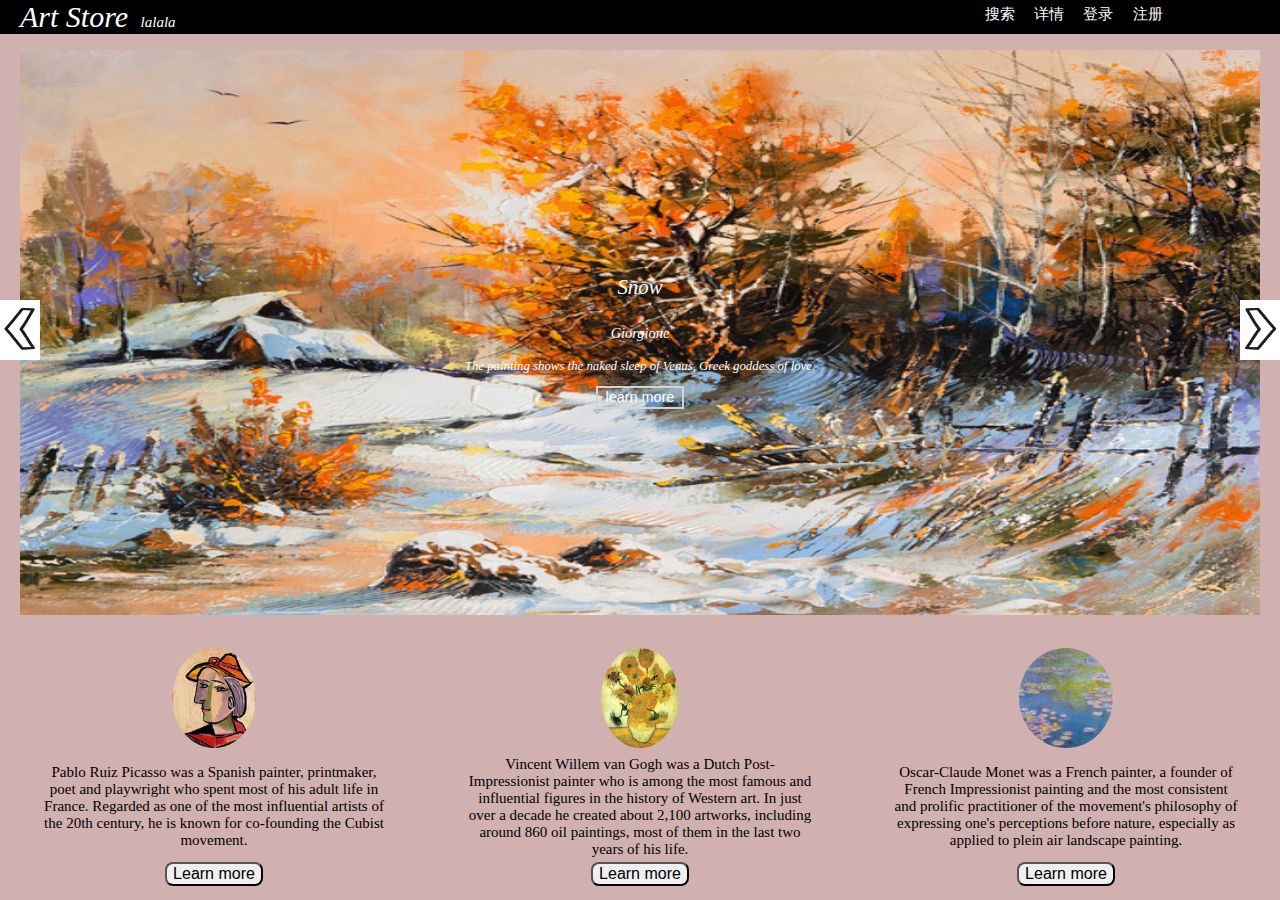
<file: pj1/html/index.html>
<!DOCTYPE html>
<html lang="zh">

<head>
    <!-- <script src="https://apps.bdimg.com/libs/jquery/2.1.4/jquery.min.js"></script> -->

    <link rel="stylesheet" type="text/css" href="..\css\index1.css">
    <meta charset="UTF-8">
    <meta name="viewport" content="width=device-width, initial-scale=1.0">
    <meta http-equiv="X-UA-Compatible" content="ie=edge">
    <title>
        Saint shit
    </title>
</head>

<body>
    <header>
        <nav>
            Art Store <span>lalala</span>
        </nav>
        <div class="nav_a">
            <!-- <a href="">首页</a> -->
            <a href="search.html">搜索</a>
            <a href="description.html">详情</a>
            <a href="login.html">登录</a>
            <a href="register.html">注册</a>
        </div>
    </header>
    <div id="warpper">
        <div class="container">
            <ul class="imgList">
                <li class="gallery_active" id="gallery1">
                    <div class="content2">
                        <p id="title">Snow</p>
                        <p id="author">Giorgione</p>
                        <p id="synopsis">The painting shows the naked sleep of Venus, Greek goddess of love.</p>
                        <div style="margin: 0.5em 0">
                            <a href="description.html"><span id="button2">learn more</span></a>
                        </div>
                    </div>
                </li>
                <li class="gallery" id="gallery2">
                    <div class="content2">
                        <p id="title">River</p>
                        <p id="author">Edvard Munch</p>
                        <p id="synopsis">This is Monck's work before schizophrenia, and Monck's interest in sexual
                            attraction, violence and death is the theme of his works. </p>
                        <div style="margin: 0.5em 0">
                            <a href="description.html"><span id="button2">learn more</span></a>
                        </div>
                    </div>
                </li>
                <li class="gallery" id="gallery3">
                    <div class="content2">
                        <p id="title">Water and boat</p>
                        <p id="author">Giorgione</p>
                        <p id="synopsis">IngresMany of the nude women in the painting crowded in a Turkey bathroom......
                        </p>
                        <div style="margin: 0.5em 0">
                            <a href="description.html"><span id="button2">learn more</span></a>
                        </div>
                    </div>
                </li>
                <li class="gallery" id="gallery4">
                    <div class="content2">
                        <p id="title">Sunset</p>
                        <p id="author">Giorgione</p>
                        <p id="synopsis">Sandro BotticelliThe composition is relatively simple. The whole picture is
                            centered on the goddess of nude Venus.</p>
                        <div style="margin: 0.5em 0">
                            <a href="description.html"><span id="button2">learn more</span></a>
                        </div>
                    </div>
                </li>
                <li class="gallery" id="gallery5">
                    <div class="content2">
                        <p id="title">Hut in the forest</p>
                        <p id="author">Giorgione</p>
                        <p id="synopsis">The painting shows the naked sleep of Venus, Greek goddess of love.</p>
                        <div style="margin: 0.5em 0">
                            <a href="description.html"><span id="button2">learn more</span></a>
                        </div>
                    </div>
                </li>
                <li class="gallery" id="gallery6">
                    <div class="content2">
                        <p id="title">Village</p>
                        <p id="author">Da Vinci</p>
                        <p id="synopsis">"The last supper" was derived from the New Testament. According to the New
                            Testament, the gospel of Marco......</p>
                        <div style="margin: 0.5em 0">
                            <a href="description.html"><span id="button2">learn more</span></a>
                        </div>
                    </div>
                </li>
            </ul>
            
            <img src="../images/left.png" width="40px" height="60px" class="pre">
            <img src="../images/right.png" width="40px" height="60px" class="next">
            
            <!-- <ul class="dollList">
                <li class="sec"><a href="#"></a></li>
                <li><a href="#"></a></li>
                <li><a href="#"></a></li>
                <li><a href="#"></a></li>
                <li><a href="#"></a></li>
                <li><a href="#"></a></li>
            </ul> -->
        </div>
    </div>

    <table class="images">
        <tr>
            <td>
                <img src="../images/毕加索.jpg">
            </td>
            <td>
                <img src="../images/梵高.jpg">
            </td>
            <td>
                <img src="../images/莫奈.jpg">
            </td>
        </tr>
        <tr>
            <td width="350px">
                Pablo Ruiz Picasso was a Spanish painter, printmaker, poet and playwright who spent most of his adult
                life in France. Regarded as one of the most influential artists of the 20th century, he is known for
                co-founding the Cubist movement.
            </td>
            <td width="350px">
                Vincent Willem van Gogh was a Dutch Post-Impressionist painter who is among the most famous and
                influential figures in the history of Western art. In just over a decade he created about 2,100
                artworks, including around 860 oil paintings, most of them in the last two years of his life.
            </td>
            <td width="350px">
                Oscar-Claude Monet was a French painter, a founder of French Impressionist painting and the most
                consistent and prolific practitioner of the movement's philosophy of expressing one's perceptions before
                nature, especially as applied to plein air landscape painting.
            </td>
        </tr>
        <tr>
            <td>
                <a href="description.html"><input name="button" type="button" value="Learn more"></a>
            </td>
            <td>
                <a href="description.html"><input type="button" value="Learn more"></a>
            </td>
            <td>
                <a href="description.html"><input type="button" value="Learn more"></a>
            </td>
        </tr>
    </table>

    <script src="..\js\index.js"></script>


</body>

</html>
</file>
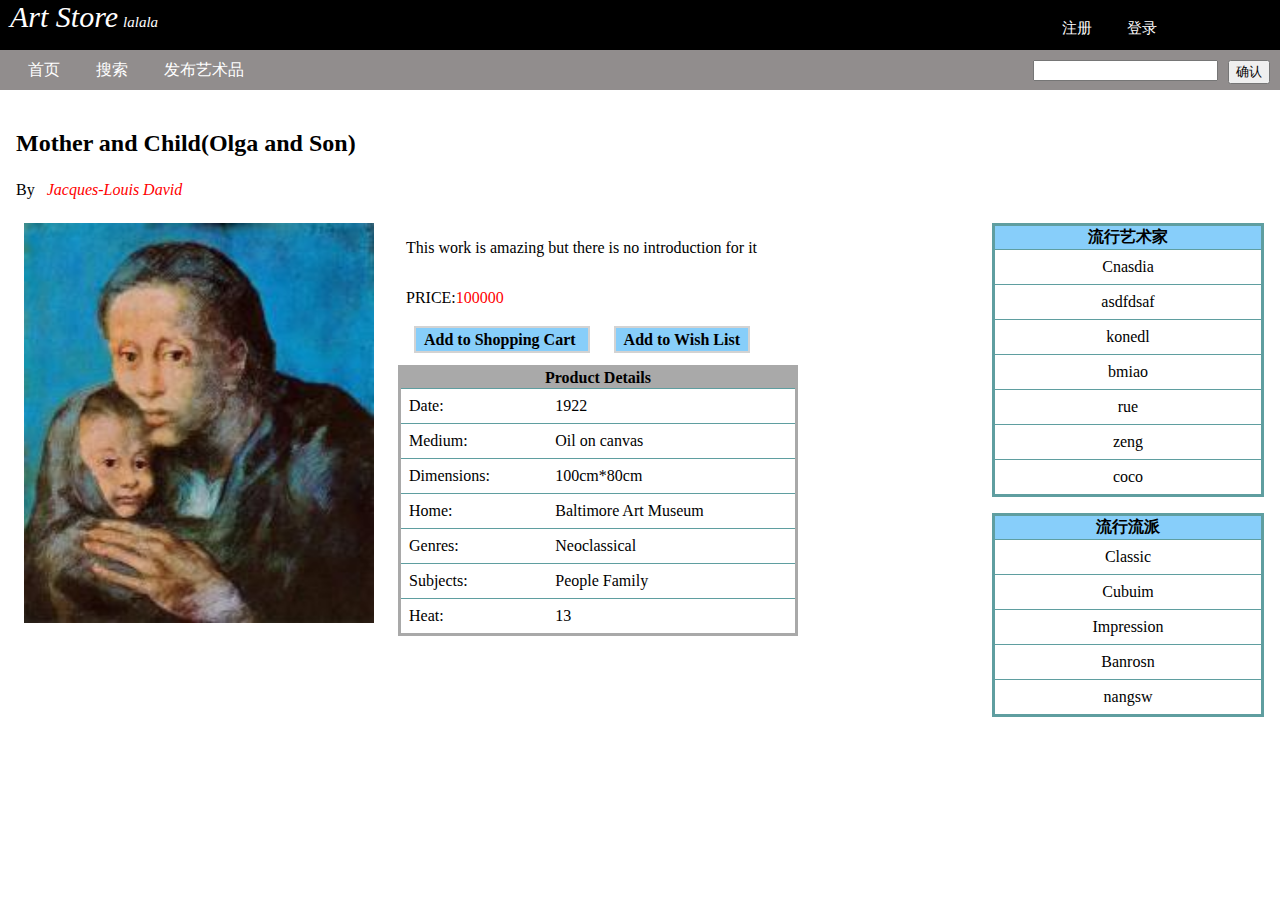
<file: pj1/html/description.html>
<!DOCTYPE html>
<html lang="en">
<head>
    <link rel="stylesheet" type="text/css" href="..\css\description.css">
    <meta charset="UTF-8">
    <meta name="viewport" content="width=device-width, initial-scale=1.0">
    <meta http-equiv="X-UA-Compatible" content="ie=edge">
    <title>Document</title>
</head>
<body>
    <header>
        <nav>
            Art Store<span>lalala</span>
        </nav>
        <div class="nav_a">
            <a href="login.html">登录</a>
            <a href="register.html">注册</a>
            
        </div>
    </header>
    <div class="search">
        <a href="index.html">首页</a>
        <a href="search.html">搜索</a>
        <a href="">发布艺术品</a>
    <form>
        <input type="button" value="确认" class="search_1" id="searchp">
        <input type="text" id="search" class="search_1" >
        
    </form>
    </div>
</body>
<section style="padding: 1em ">
    <section>
        <h3 id="art" style="font-size: 150%">Mother and Child(Olga and Son)</h3>
        <p id="art">By <a href="search.html"><span id="art_1">Jacques-Louis David</span></a></p>

        <div style="float: left;padding: 0.5em">
            <img style="display: inline" src="..\images\de1.jpg">
        </div>

        <div style="float: left; margin-left: 1em" id="art">
            <p style="padding: 0.5em">This work is amazing but there is no introduction for it</p>
            <p style="padding: 0.5em">PRICE:<span style="color: red;">100000</span></p>
            <div style="margin-bottom: 1em">
                <a href="#" onclick="shopping()">
                <span id="shop" >                    
                    Add to Shopping Cart
                </span>
                </a>
                <span id="shop" >                    
                    Add to Wish List
                </span>
            </div>
            <div>
                <table style="border: darkgray solid;width: 25em">
                    <tr>
                        <th colspan="2" id="title1"> Product Details</th>
                    </tr>
                    <tr>
                        <td>Date:</td>
                        <td>1922</td>
                    </tr>
                    <tr>
                        <td>Medium:</td>
                        <td>Oil on canvas</td>
                    </tr>
                    <tr>
                        <td>Dimensions:</td>
                        <td>100cm*80cm</td>
                    </tr>
                    <tr>
                        <td>Home:</td>
                        <td>Baltimore Art Museum</td>
                    </tr>
                    <tr>
                        <td>Genres:</td>
                        <td>Neoclassical</td>
                    </tr>
                    <tr>
                        <td>Subjects:</td>
                        <td>People Family</td>
                    </tr>
                    <tr>
                        <td>Heat:</td>
                        <td>13</td>
                    </tr>
                </table>
            </div>

        </div>
    </section>

    <section id="art" style="float: right">
        <div style="padding: 0.5em 0em">
            <table style="border: cadetblue solid ;width:17em;text-align: center;">
                <tr>
                    <th id="title2">流行艺术家</th>
                </tr>
                <tr>
                    <td>Cnasdia</td>
                </tr>
                <tr>
                    <td>asdfdsaf</td>
                </tr>
                <tr>
                    <td>konedl</td>
                </tr>
                <tr>
                    <td>bmiao</td>
                </tr>
                <tr>
                    <td>rue</td>
                </tr>
                <tr>
                    <td>zeng</td>
                </tr>
                <tr>
                    <td>coco</td>
                </tr>
            </table>
        </div>
        <div style="padding: 0.5em 0em">
        <table style="border: cadetblue solid ;width:17em;text-align: center;">
            <tr>
                <th id="title2">流行流派</th>
            </tr>
            <tr>
                <td>Classic</td>
            </tr>
            <tr>
                <td>Cubuim</td>
            </tr>
            <tr>
                <td>Impression</td>
            </tr>
                <tr>
                    <td>Banrosn</td>
                </tr>
                <tr>
                    <td>nangsw</td>
                </tr>
            </table>
        </div>
    </section>
</section>
<script src="..\js\description.js"></script>
<script src=..\js\search.js></script>

</html>
</file>
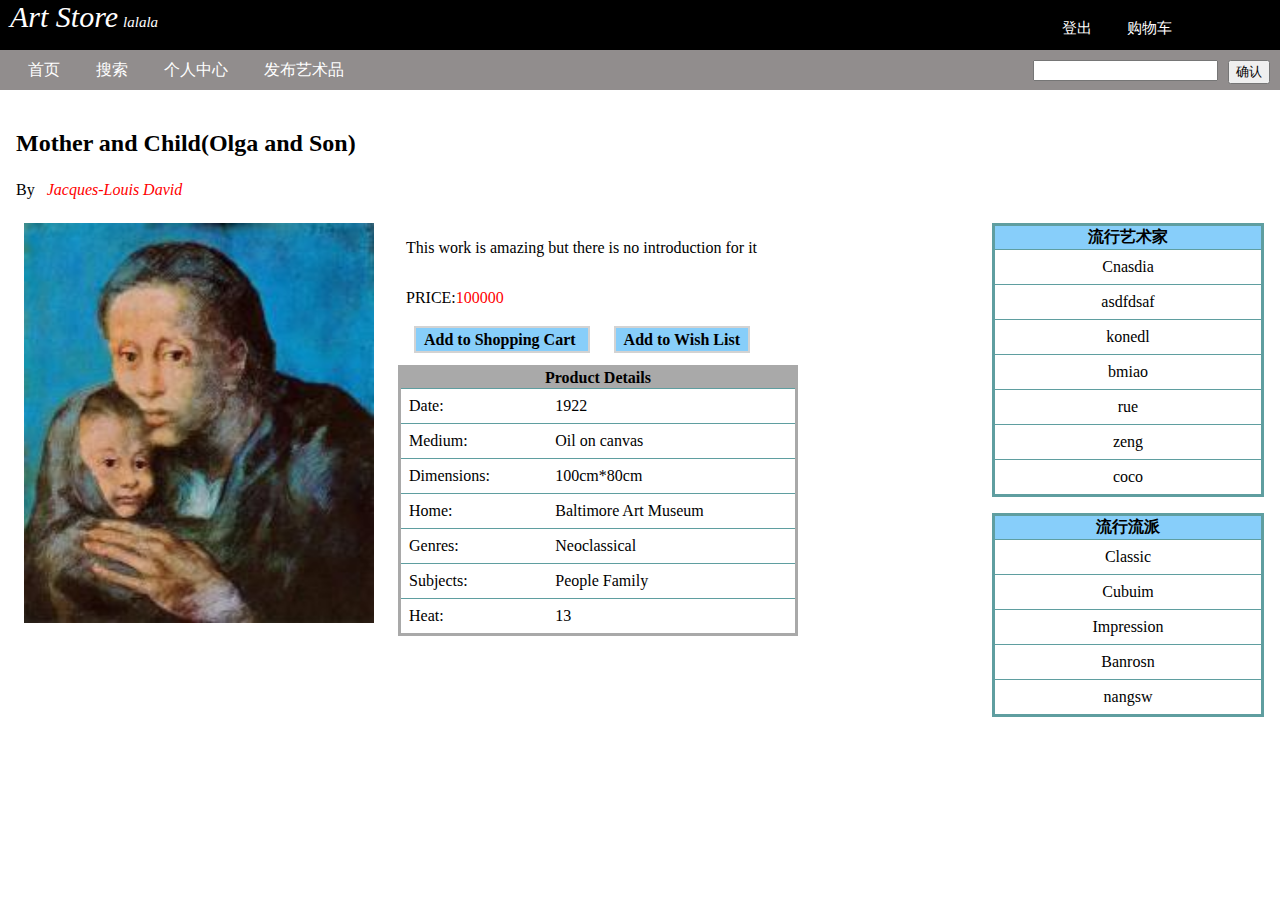
<file: pj1/html/description2.html>
<!DOCTYPE html>
<html lang="en">
<head>
    <link rel="stylesheet" type="text/css" href="..\css\description.css">
    <meta charset="UTF-8">
    <meta name="viewport" content="width=device-width, initial-scale=1.0">
    <meta http-equiv="X-UA-Compatible" content="ie=edge">
    <title>Document</title>
</head>
<body>
    <header>
        <nav>
            Art Store<span>lalala</span>
        </nav>
        <div class="nav_a">
            <a href="shoppingcart.html">购物车</a>
            <a href="index.html">登出</a>
            
        </div>
    </header>
    <div class="search">
        <a href="index2.html">首页</a>
        <a href="search2.html">搜索</a>
        <a href="personal2.html">个人中心</a>
        <a href="">发布艺术品</a>
    <form>
        
        <input type="button" value="确认" class="search_1" id="searchp">
        <input type="text" id="search" class="search_1" >
    </form>
    </div>
</body>
<section style="padding: 1em ">
    <section>
        <h3 id="art" style="font-size: 150%">Mother and Child(Olga and Son)</h3>
        <p id="art">By <a href="search2.html" id="art_1"><span>Jacques-Louis David</span></a></p>

        <div style="float: left;padding: 0.5em">
            <img style="display: inline" src="..\images\de1.jpg">
        </div>

        <div style="float: left; margin-left: 1em" id="art">
            <p style="padding: 0.5em">This work is amazing but there is no introduction for it</p>
            <p style="padding: 0.5em">PRICE:<span style="color: red;">100000</span></p>
            <div style="margin-bottom: 1em">
                <a href="#" onclick="shopping()">
                <span id="shop" >                    
                    Add to Shopping Cart
                </span>
                </a>
                <span id="shop" >                    
                    Add to Wish List
                </span>
            </div>
            <div>
                <table style="border: darkgray solid;width: 25em">
                    <tr>
                        <th colspan="2" id="title1"> Product Details</th>
                    </tr>
                    <tr>
                        <td>Date:</td>
                        <td>1922</td>
                    </tr>
                    <tr>
                        <td>Medium:</td>
                        <td>Oil on canvas</td>
                    </tr>
                    <tr>
                        <td>Dimensions:</td>
                        <td>100cm*80cm</td>
                    </tr>
                    <tr>
                        <td>Home:</td>
                        <td>Baltimore Art Museum</td>
                    </tr>
                    <tr>
                        <td>Genres:</td>
                        <td>Neoclassical</td>
                    </tr>
                    <tr>
                        <td>Subjects:</td>
                        <td>People Family</td>
                    </tr>
                    <tr>
                        <td>Heat:</td>
                        <td>13</td>
                    </tr>
                </table>
            </div>

        </div>
    </section>

    <section id="art" style="float: right">
        <div style="padding: 0.5em 0em">
            <table style="border: cadetblue solid ;width:17em;text-align: center;">
                <tr>
                    <th id="title2">流行艺术家</th>
                </tr>
                <tr>
                    <td>Cnasdia</td>
                </tr>
                <tr>
                    <td>asdfdsaf</td>
                </tr>
                <tr>
                    <td>konedl</td>
                </tr>
                <tr>
                    <td>bmiao</td>
                </tr>
                <tr>
                    <td>rue</td>
                </tr>
                <tr>
                    <td>zeng</td>
                </tr>
                <tr>
                    <td>coco</td>
                </tr>
            </table>
        </div>
        <div style="padding: 0.5em 0em">
        <table style="border: cadetblue solid ;width:17em;text-align: center;">
            <tr>
                <th id="title2">流行流派</th>
            </tr>
            <tr>
                <td>Classic</td>
            </tr>
            <tr>
                <td>Cubuim</td>
            </tr>
            <tr>
                <td>Impression</td>
            </tr>
                <tr>
                    <td>Banrosn</td>
                </tr>
                <tr>
                    <td>nangsw</td>
                </tr>
            </table>
        </div>
    </section>
</section>
<script src="..\js\description.js"></script>
<script src=../js/search.js></script>
</html>
</file>
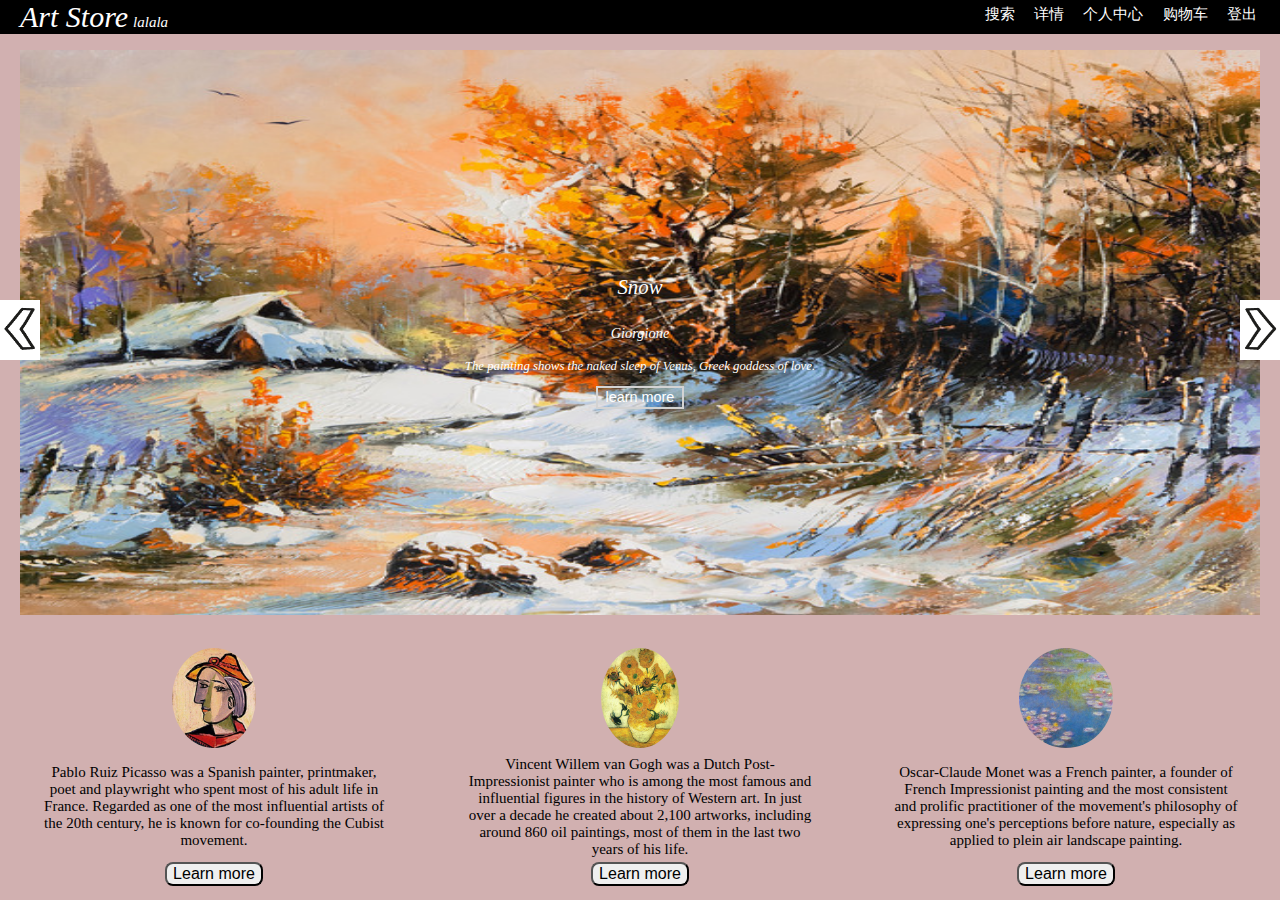
<file: pj1/html/index2.html>
<!DOCTYPE html>
<html lang="zh">

<head>
    <script src="https://apps.bdimg.com/libs/jquery/2.1.4/jquery.min.js"></script>

    <link rel="stylesheet" type="text/css" href="..\css\index1.css">
    <meta charset="UTF-8">
    <meta name="viewport" content="width=device-width, initial-scale=1.0">
    <meta http-equiv="X-UA-Compatible" content="ie=edge">
    <title>
        Saint shit
    </title>
</head>

<body>
    <header>
        <nav>
            Art Store<span>lalala</span>
        </nav>
        <div class="nav_a">
            <!-- <a href="">首页</a> -->
            <a href="search2.html">搜索</a>
            <a href="description2.html">详情</a>
            <a href="personal2.html">个人中心</a>
            <a href="shoppingcart.html">购物车</a>
            <a href="index.html">登出</a>
        </div>
    </header>
    <div id="warpper">
        <div class="container">
            <ul class="imgList">
                <li class="gallery_active" id="gallery1">
                    <div class="content2">
                        <p id="title">Snow</p>
                        <p id="author">Giorgione</p>
                        <p id="synopsis">The painting shows the naked sleep of Venus, Greek goddess of love.</p>
                        <div style="margin: 0.5em 0">
                            <a href="description2.html"><span id="button2">learn more</span></a>
                        </div>
                    </div>
                </li>
                <li class="gallery" id="gallery2">
                    <div class="content2">
                        <p id="title">River</p>
                        <p id="author">Edvard Munch</p>
                        <p id="synopsis">This is Monck's work before schizophrenia, and Monck's interest in sexual
                            attraction, violence and death is the theme of his works. </p>
                        <div style="margin: 0.5em 0">
                            <a href="description2.html"><span id="button2">learn more</span></a>
                        </div>
                    </div>
                </li>
                <li class="gallery" id="gallery3">
                    <div class="content2">
                        <p id="title">Water and boat</p>
                        <p id="author">Giorgione</p>
                        <p id="synopsis">IngresMany of the nude women in the painting crowded in a Turkey bathroom......
                        </p>
                        <div style="margin: 0.5em 0">
                            <a href="description2.html"><span id="button2">learn more</span></a>
                        </div>
                    </div>
                </li>
                <li class="gallery" id="gallery4">
                    <div class="content2">
                        <p id="title">Sunset</p>
                        <p id="author">Giorgione</p>
                        <p id="synopsis">Sandro BotticelliThe composition is relatively simple. The whole picture is
                            centered on the goddess of nude Venus.</p>
                        <div style="margin: 0.5em 0">
                            <a href="description2.html"><span id="button2">learn more</span></a>
                        </div>
                    </div>
                </li>
                <li class="gallery" id="gallery5">
                    <div class="content2">
                        <p id="title">Hut in the forest</p>
                        <p id="author">Giorgione</p>
                        <p id="synopsis">The painting shows the naked sleep of Venus, Greek goddess of love.</p>
                        <div style="margin: 0.5em 0">
                            <a href="description2.html"><span id="button2">learn more</span></a>
                        </div>
                    </div>
                </li>
                <li class="gallery" id="gallery6">
                    <div class="content2">
                        <p id="title">Village</p>
                        <p id="author">Da Vinci</p>
                        <p id="synopsis">"The last supper" was derived from the New Testament. According to the New
                            Testament, the gospel of Marco......</p>
                        <div style="margin: 0.5em 0">
                            <a href="description2.html"><span id="button2">learn more</span></a>
                        </div>
                    </div>
                </li>
            </ul>
            <!-- 左右切换图标 -->
            <img src="../images/left.png" width="40px" height="60px" class="pre">
            <img src="../images/right.png" width="40px" height="60px" class="next">
            <!-- 下方控制图片按钮 -->
            <!-- <ul class="dollList">
                <li class="sec"><a href="#"></a></li>
                <li><a href="#"></a></li>
                <li><a href="#"></a></li>
                <li><a href="#"></a></li>
                <li><a href="#"></a></li>
                <li><a href="#"></a></li>
            </ul> -->
        </div>
    </div>

    <table class="images">
        <tr>
            <td>
                <img src="../images/毕加索.jpg">
            </td>
            <td>
                <img src="../images/梵高.jpg">
            </td>
            <td>
                <img src="../images/莫奈.jpg">
            </td>
        </tr>
        <tr>
            <td width="350px">
                Pablo Ruiz Picasso was a Spanish painter, printmaker, poet and playwright who spent most of his adult
                life in France. Regarded as one of the most influential artists of the 20th century, he is known for
                co-founding the Cubist movement.
            </td>
            <td width="350px">
                Vincent Willem van Gogh was a Dutch Post-Impressionist painter who is among the most famous and
                influential figures in the history of Western art. In just over a decade he created about 2,100
                artworks, including around 860 oil paintings, most of them in the last two years of his life.
            </td>
            <td width="350px">
                Oscar-Claude Monet was a French painter, a founder of French Impressionist painting and the most
                consistent and prolific practitioner of the movement's philosophy of expressing one's perceptions before
                nature, especially as applied to plein air landscape painting.
            </td>
        </tr>
        <tr>
            <td>
                <a href="description2.html"><input name="button" type="button" value="Learn more"></a>
            </td>
            <td>
                <a href="description2.html"><input type="button" value="Learn more"></a>
            </td>
            <td>
                <a href="description2.html"><input type="button" value="Learn more"></a>
            </td>
        </tr>
    </table>

    <script src="..\js\index.js"></script>


</body>

</html>
</file>
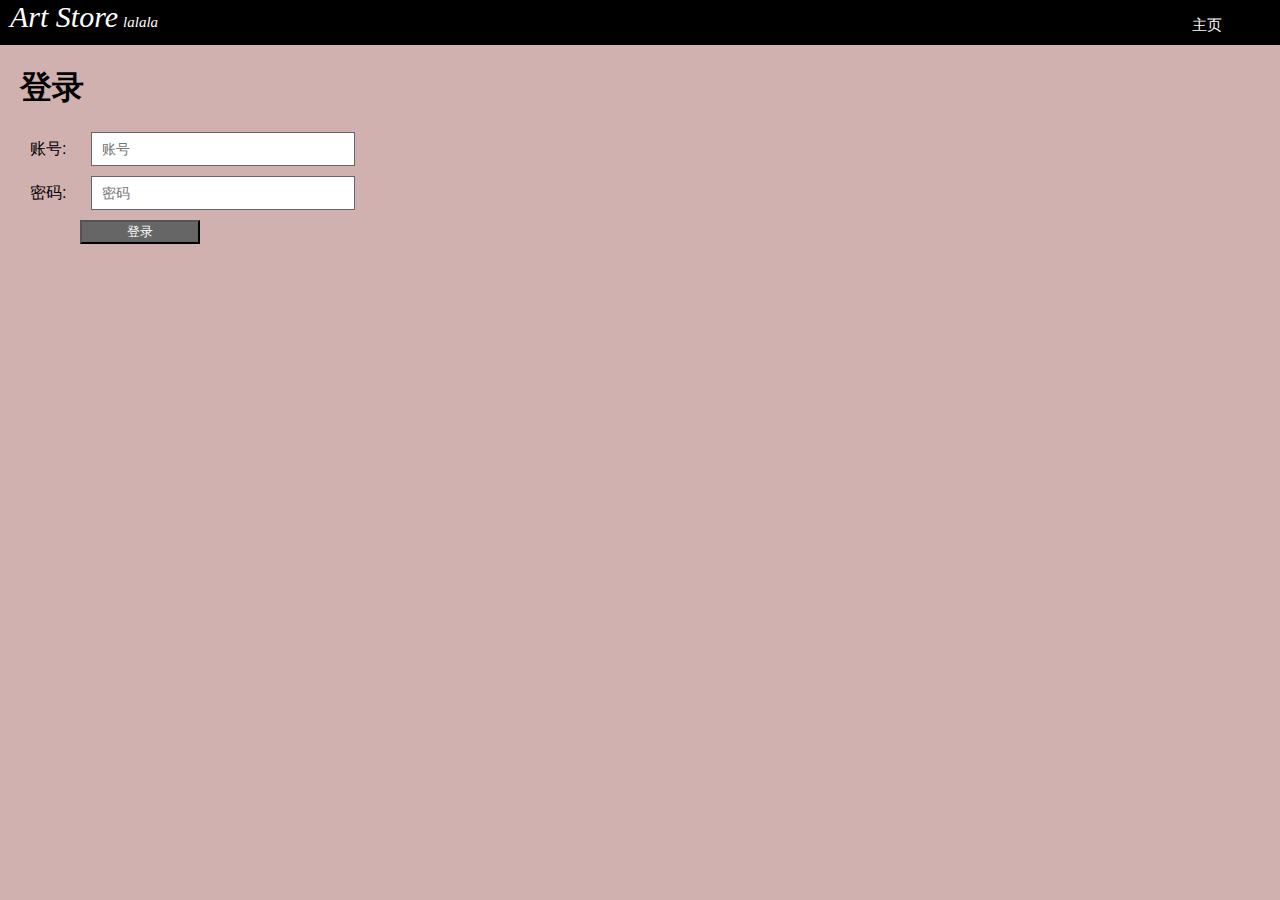
<file: pj1/html/login.html>
<!DOCTYPE html>
<html lang="en">
<head>
    <link rel="stylesheet" type="text/css" href="..\css\login.css">
    <meta charset="UTF-8">
    <meta name="viewport" content="width=device-width, initial-scale=1.0">
    <meta http-equiv="X-UA-Compatible" content="ie=edge">
    <title>Document</title>
</head>
<body>
    <header>
        <nav>
            Art Store<span>lalala</span>
        </nav>
        <div class="nav_a">
            <a  href="./index.html">主页</a>
        </div>
    </header>
    <h1>登录</h1>
    <section>
        <form action="index2.html" method="Get">
            <div>
                账号:
                <input class="input" type=“text” id="nickname" pattern="^[a-zA-Z0-9_]+$" placeholder="账号" required>
                <p1 id="nickname_description"></p1>
            </div>
            <div>
                密码:
                <input class="input" type="password" id="password" pattern="^[A-Za-z0-9]{8,}$" placeholder="密码" required>
                <p1 id="password_description"></p1>
            
            <div onclick="loging()">
               <input class="submit" type="submit" value="登录" name="login">
            </div>
        </form>
    </section>
    <script src="..\js\login.js"></script>
</body>
</html>
</file>
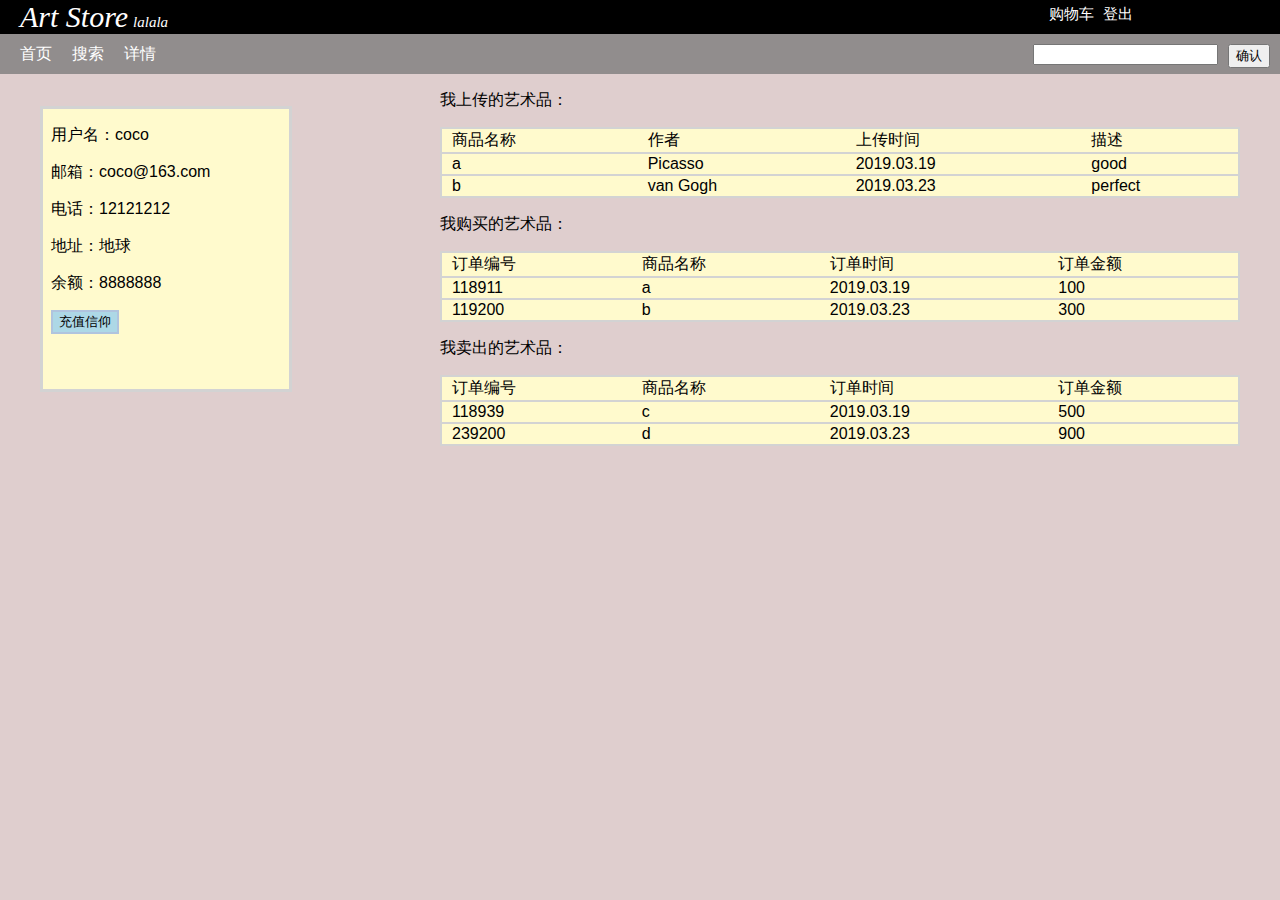
<file: pj1/html/personal2.html>
<!DOCTYPE html>
<html lang="en">
<head>
    <link rel="stylesheet" type="text/css" href="..\css\personal.css">
    <meta charset="UTF-8">
    <meta name="viewport" content="width=device-width, initial-scale=1.0">
    <meta http-equiv="X-UA-Compatible" content="ie=edge">
    <title>Document</title>
</head>
<body>
    <header>
        <nav>
            Art Store<span>lalala</span>
        </nav>
        <div class="nav_a">
            <a href="shoppingcart.html">购物车</a>
            <a href="index.html">登出</a>
        </div>
    </header>
    <div class="search">
        <a  href="index2.html">首页</a>
        <a  href="search2.html">搜索</a>
        <a  href="description2.html">详情</a>
        
        <input type="button" value="确认" class="search_1" id="searchp">
        <input type="text" id="search" class="search_1">
    </div>
    <div style="float:left" class="information">
        <p>用户名：coco</p>
        <p>邮箱：coco@163.com</p>
        <p>电话：12121212</p>
        <p>地址：地球</p>
        <p>余额：8888888</p>
        <a href="money.html"><input type="button" value="充值信仰"></a>
    </div>
    <div style="float:right">
        <div>
            <p class="title">我上传的艺术品：</p>
            <table >
                <tr >
                    <td>商品名称</td>
                    <td>作者</td>
                    <td>上传时间</td>
                    <td>描述</td>
                </tr>
                <tr>
                    <td>a</td>
                    <td>Picasso</td>
                    <td>2019.03.19</td>
                    <td>good</td>
                </tr>
                <tr>
                    <td>b</td>
                    <td> van Gogh</td>
                    <td>2019.03.23</td>
                    <td>perfect</td>
                </tr>
            </table>
        </div>
        <div>
            <p class="title">我购买的艺术品：</p>
            <table >
                <tr >
                    <td>订单编号</td>
                    <td>商品名称</td>
                    <td>订单时间</td>
                    <td>订单金额</td>
                </tr>
                <tr>
                    <td>118911</td>
                    <td>a</td>
                    <td>2019.03.19</td>
                    <td>100</td>
                </tr>
                <tr>
                    <td>119200</td>
                    <td>b</td>
                    <td>2019.03.23</td>
                    <td>300</td>
                </tr>
            </table>
        </div>
        <div>
            <p class="title">我卖出的艺术品：</p>
            <table >
                <tr >
                    <td>订单编号</td>
                    <td>商品名称</td>
                    <td>订单时间</td>
                    <td>订单金额</td>
                </tr>
                <tr>
                    <td>118939</td>
                    <td>c</td>
                    <td>2019.03.19</td>
                    <td>500</td>
                </tr>
                <tr>
                    <td>239200</td>
                    <td>d</td>
                    <td>2019.03.23</td>
                    <td>900</td>
                </tr>
            </table>
        </div>
    </div>
    <script src=../js/search.js></script>

</body>
</html>
</file>
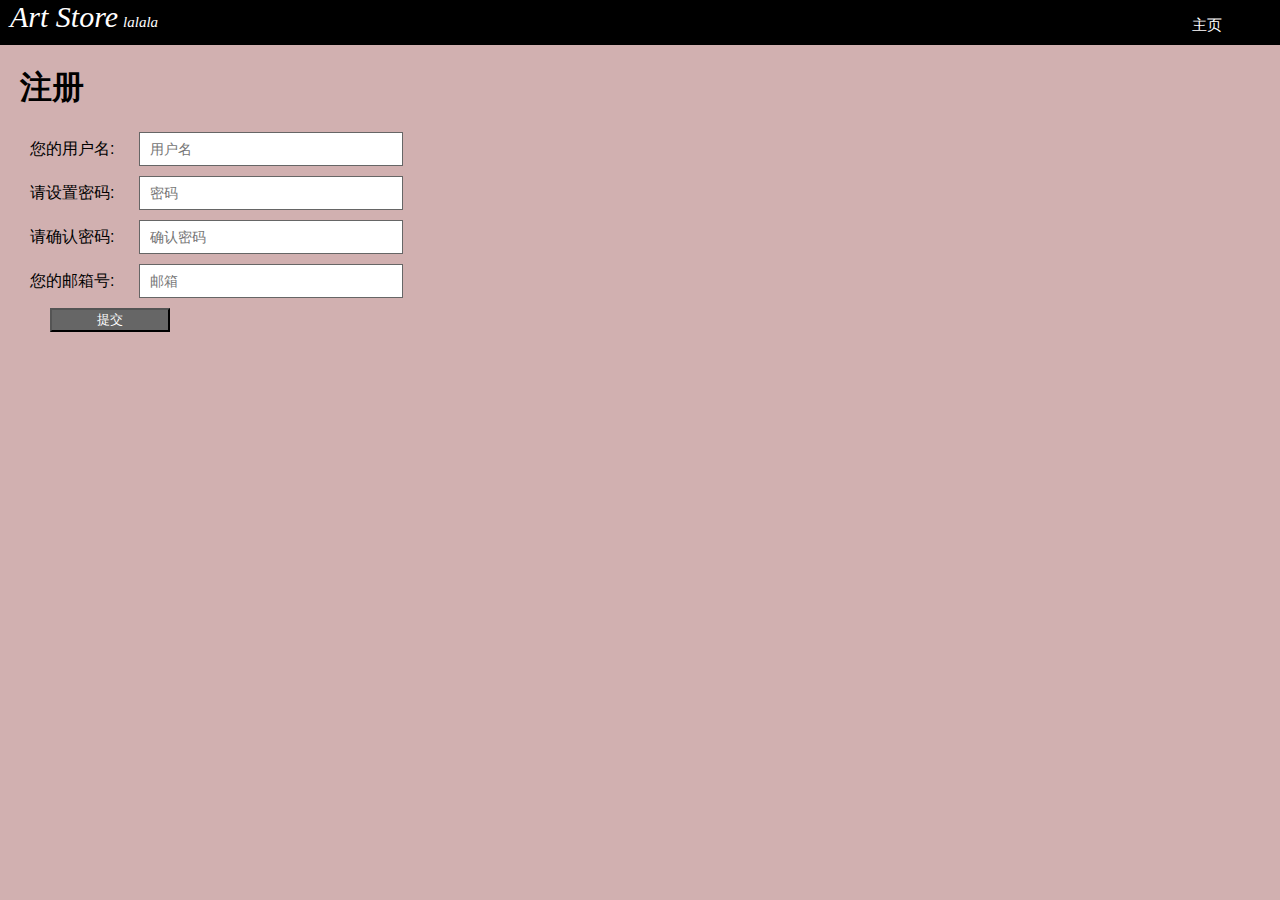
<file: pj1/html/register.html>
<!DOCTYPE html>
<html lang="en">
<head>
    <link rel="stylesheet" type="text/css" href="..\css\register.css">
    <meta charset="UTF-8">
    <meta name="viewport" content="width=device-width, initial-scale=1.0">
    <meta http-equiv="X-UA-Compatible" content="ie=edge">
    <title>Document</title>
</head>
<body>
    <header>
        <nav>
            Art Store<span>lalala</span>
        </nav>
        <div class="nav_a">
            <a  href="./index.html">主页</a>
        </div>
    </header>
    <h1>注册</h1>
    <section>
        <form action="index2.html" method="Get">
            <div>
                您的用户名:
                <input class="input" type=“text” id="nickname"  placeholder="用户名" required>
                <span id="nickname_reminder"></span>
            </div>
            <div>
                请设置密码:
                <input class="input" type="password" id="password" placeholder="密码" required>
                <p1 id="password_reminder"></p1>
            </div>
            <div>
                请确认密码:
                <input class="input" type="password" id="repassword"  placeholder="确认密码" required>
                <p1 id="repassword_reminder"></p1>
            </div>           
            <div>
                您的邮箱号:
                <input class="input" type="email" id="email"  placeholder="邮箱" required>
                <p1 id="email_reminder"></p1>
            </div>
            <div onclick="registering()">
                <input class="submit" type="submit" value="提交" name="register">
            </div>
        </form>
    </section>
    <script src="..\js\register.js"></script>
</body>

</html>
</file>
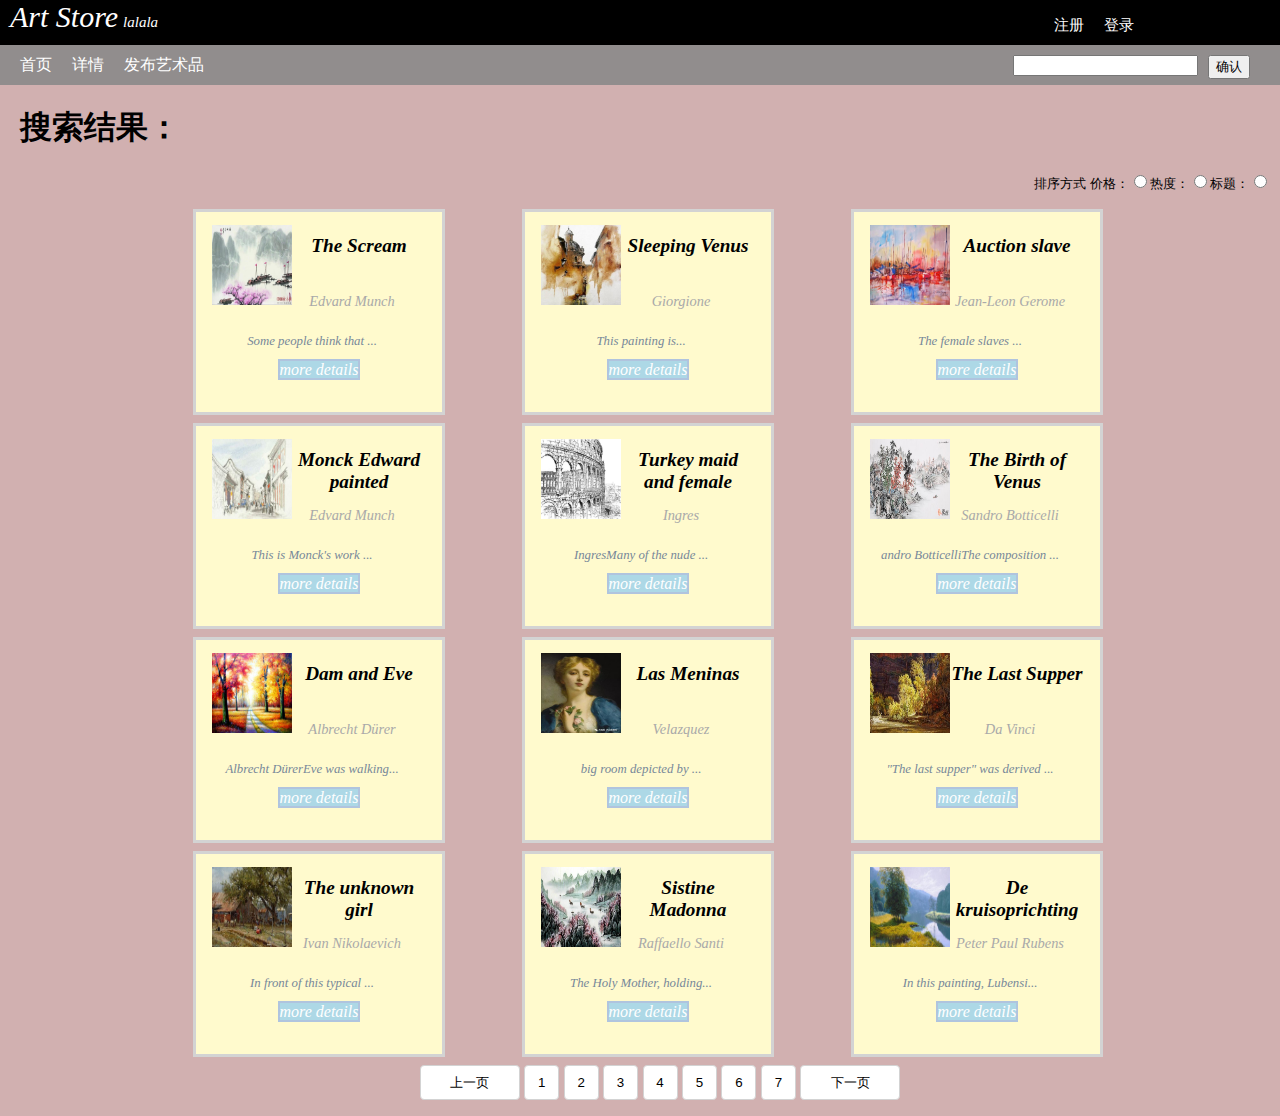
<file: pj1/html/search.html>
<!DOCTYPE html>
<html lang="en">
<head>
    <link rel="stylesheet" type="text/css" href="..\css\search.css">
    <meta charset="UTF-8">
    <meta name="viewport" content="width=device-width, initial-scale=1.0">
    <meta http-equiv="X-UA-Compatible" content="ie=edge">
    <title>Document</title>
</head>
<body>
    <header>
        <nav>
            Art Store<span>lalala</span>
        </nav>
        <div class="nav_a">
            <a href="login.html">登录</a>
            <a href="register.html">注册</a>
            
        </div>
    </header>
    <div class="search">
        <a href="index.html">首页</a>
        <a href="description.html">详情</a>
        <a href="">发布艺术品</a>
    <form>       
         <input type="button" value="确认" id="searchp" class="search_1">
        <input type="text" id="search" class="search_1">
    </form>
    </div>
    <section>
        <h1>
            搜索结果：
        </h1>
        <div class="range"> 
        <span>排序方式 价格：<input type="radio" name="sorting">热度：<input type="radio" name="sorting">标题：<input type="radio" name="sorting"></span>
        </div>
        <div id="main">
        <div style="padding: 1em 0.5em ;width: 1000px;">
            <div class="frame">
                <div class="content">
                    <img src="../images/1.jpg">
                    <strong>The Scream</strong>
                    <p id="author">Edvard Munch</p>
                    <p>Some people think that ...</p>
                </div>
                <div style="text-align: center">
                    <span><a href="description.html">more details</a></span>
                </div>
        
            </div>
            <div class="frame">
                <div class="content">
                    <img src="../images/2.jpg">
                    <strong>Sleeping Venus</strong>
                    <p id="author">Giorgione</p>
                    <p>This painting is...</p>
                </div>
        
                <div style="text-align: center">
                    <span><a href="description.html">more details</a></span>
                </div>
            </div>
            <div class="frame">
                <div class="content">
                    <img src="../images/3.jpg">
                    <strong>Auction slave</strong>
                    <p id="author">Jean-Leon Gerome</p>
                    <p>
                        The female slaves ...</p>
                </div>
        
                <div style="text-align: center">
                    <span><a href="description.html">more details</a></span>
                </div>
            </div>
            <div class="frame">
                <div class="content">
                    <img src="../images/4.jpg">
                    <strong>Monck Edward painted </strong>
                    <p id="author">Edvard Munch</p>
                    <p>
                        This is Monck's work ...</p>
                </div>
        
                <div style="text-align: center">
                    <span><a href="description.html">more details</a></span>
                </div>
            </div>
            <div class="frame">
                <div class="content">
                    <img src="../images/5.jpg">
                    <strong>Turkey maid and female </strong>
                    <p id="author">Ingres</p>
                    <p>
        
                        IngresMany of the nude ...</p>
                </div>
        
                <div style="text-align: center">
                    <span><a href="description.html">more details</a></span>
                </div>
            </div>
            <div class="frame">
                <div class="content">
                    <img src="../images/6.jpg">
                    <strong>The Birth of Venus</strong>
                    <p id="author">Sandro Botticelli</p>
                    <p> andro BotticelliThe composition ...</p>
                </div>
        
                <div style="text-align: center">
                    <span><a href="description.html">more details</a></span>
                </div>
            </div>
            <div class="frame">
                <div class="content">
                    <img src="../images/7.jpg">
                    <strong>Dam and Eve</strong>
                    <p id="author">Albrecht Dürer</p>
                    <p>
                        Albrecht DürerEve was walking...</p>
                </div>
        
                <div style="text-align: center">
                    <span><a href="description.html">more details</a></span>
                </div>
            </div>
            <div class="frame">
                <div class="content">
                    <img src="../images/8.jpg">
                    <strong>Las Meninas</strong>
                    <p id="author">Velazquez</p>
                    <p>
                        big room depicted by ...</p>
                </div>
        
                <div style="text-align: center">
                    <span><a href="description.html">more details</a></span>
                </div>
            </div>
            <div class="frame">
                <div class="content">
                    <img src="../images/9.jpg">
                    <strong>The Last Supper</strong>
                    <p id="author">Da Vinci</p>
                    <p>
                        "The last supper" was derived ...</p>
                </div>
        
                <div style="text-align: center">
                    <span><a href="description.html">more details</a></span>
                </div>
            </div>
            <div class="frame">
                <div class="content">
                    <img src="../images/10.jpg">
                    <strong>The unknown girl</strong>
                    <p id="author">Ivan Nikolaevich </p>
                    <p>
                        In front of this typical ... </p>
                </div>
        
                <div style="text-align: center">
                    <span><a href="description.html">more details</a></span>
                </div>
            </div>
            <div class="frame">
                <div class="content">
                    <img src="../images/11.jpg">
                    <strong>Sistine Madonna</strong>
                    <p id="author">Raffaello Santi</p>
                    <p>
                        The Holy Mother, holding...</p>
                </div>
        
                <div style="text-align: center">
                    <span><a href="description.html">more details</a></span>
                </div>
            </div>
            <div class="frame">
                <div class="content">
                    <img src="../images/12.jpg">
                    <strong>De kruisoprichting</strong>
                    <p id="author">Peter Paul Rubens</p>
                    <p>
                        In this painting, Lubensi...</p>
                </div>
        
                <div style="text-align: center">
                    <span><a href="description.html">more details</a></span>
                </div>
            </div>
        </div>
        <div id="page">
            <ul>
                <li class="page_li">
                    <button class="page_btn" style="width:100px" >上一页</button>
                </li>
                <li class="page_li">
                    <button class="page_btn">1</button>
                </li>
                <li class="page_li">
                    <button class="page_btn" >2</button>
                </li>
                <li class="page_li">
                    <button class="page_btn" >3</button>
                </li>
                <li class="page_li">
                    <button class="page_btn" >4</button>
                </li>
                <li class="page_li">
                    <button class="page_btn" >5</button>
                </li>
                <li class="page_li">
                    <button class="page_btn" >6</button>
                </li>
                <li class="page_li">
                    <button class="page_btn" >7</button>
                </li>
                <li class="page_li">
                    <button class="page_btn" style="width:100px" >下一页</button>
            </ul>
        </div>
        </div>
    </section>
    <script src="../js/search.js"></script>

</body>
</html>
</file>
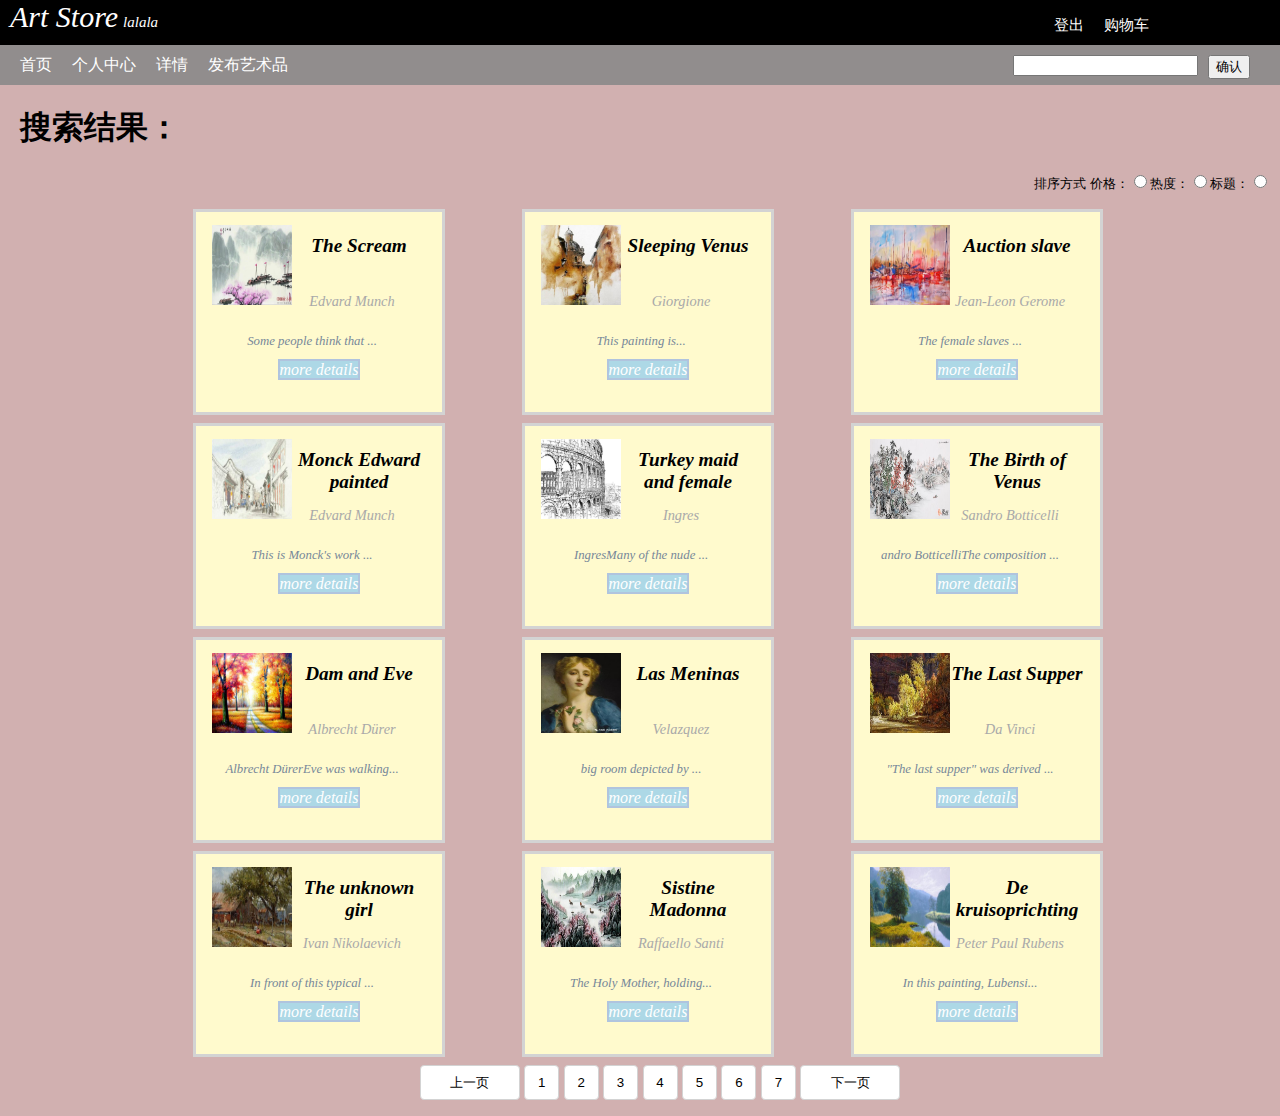
<file: pj1/html/search2.html>
<!DOCTYPE html>
<html lang="en">
<head>
    <link rel="stylesheet" type="text/css" href="..\css\search.css">
    <meta charset="UTF-8">
    <meta name="viewport" content="width=device-width, initial-scale=1.0">
    <meta http-equiv="X-UA-Compatible" content="ie=edge">
    <title>Document</title>
</head>
<body>
    <header>
        <nav>
            Art Store<span>lalala</span>
        </nav>
        <div class="nav_a">
            <a href="shoppingcart.html">购物车</a>
            <a href="index.html">登出</a>
            
        </div>
    </header>
    <div class="search">
        <a href="index.html">首页</a>
        <a href="personal2.html">个人中心</a>
        <a href="description2.html">详情</a>
        <a href="">发布艺术品</a>
    <form>       
         <input type="button" value="确认" class="search_1" id="searchp">
        <input type="text" id="search" class="search_1">
    </form>
    </div>
    <section>
        <h1>
            搜索结果：
        </h1>
        <div class="range"> 
        <span>排序方式 价格：<input type="radio" name="sorting">热度：<input type="radio" name="sorting">标题：<input type="radio" name="sorting"></span>
        </div>
        <div id="main">
        <div style="padding: 1em 0.5em ;width:1000px;">
            <div class="frame">
                <div class="content">
                    <img src="../images/1.jpg">
                    <strong>The Scream</strong>
                    <p id="author">Edvard Munch</p>
                    <p>Some people think that ...</p>
                </div>
                <div style="text-align: center">
                    <span><a href="description2.html">more details</a></span>
                </div>
        
            </div>
            <div class="frame">
                <div class="content">
                    <img src="../images/2.jpg">
                    <strong>Sleeping Venus</strong>
                    <p id="author">Giorgione</p>
                    <p>This painting is...</p>
                </div>
        
                <div style="text-align: center">
                    <span><a href="description2.html">more details</a></span>
                </div>
            </div>
            <div class="frame">
                <div class="content">
                    <img src="../images/3.jpg">
                    <strong>Auction slave</strong>
                    <p id="author">Jean-Leon Gerome</p>
                    <p>
                        The female slaves ...</p>
                </div>
        
                <div style="text-align: center">
                    <span><a href="description2.html">more details</a></span>
                </div>
            </div>
            <div class="frame">
                <div class="content">
                    <img src="../images/4.jpg">
                    <strong>Monck Edward painted </strong>
                    <p id="author">Edvard Munch</p>
                    <p>
                        This is Monck's work ...</p>
                </div>
        
                <div style="text-align: center">
                    <span><a href="description2.html">more details</a></span>
                </div>
            </div>
            <div class="frame">
                <div class="content">
                    <img src="../images/5.jpg">
                    <strong>Turkey maid and female </strong>
                    <p id="author">Ingres</p>
                    <p>
        
                        IngresMany of the nude ...</p>
                </div>
        
                <div style="text-align: center">
                    <span><a href="description2.html">more details</a></span>
                </div>
            </div>
            <div class="frame">
                <div class="content">
                    <img src="../images/6.jpg">
                    <strong>The Birth of Venus</strong>
                    <p id="author">Sandro Botticelli</p>
                    <p> andro BotticelliThe composition ...</p>
                </div>
        
                <div style="text-align: center">
                    <span><a href="description2.html">more details</a></span>
                </div>
            </div>
            <div class="frame">
                <div class="content">
                    <img src="../images/7.jpg">
                    <strong>Dam and Eve</strong>
                    <p id="author">Albrecht Dürer</p>
                    <p>
                        Albrecht DürerEve was walking...</p>
                </div>
        
                <div style="text-align: center">
                    <span><a href="description2.html">more details</a></span>
                </div>
            </div>
            <div class="frame">
                <div class="content">
                    <img src="../images/8.jpg">
                    <strong>Las Meninas</strong>
                    <p id="author">Velazquez</p>
                    <p>
                        big room depicted by ...</p>
                </div>
        
                <div style="text-align: center">
                    <span><a href="description2.html">more details</a></span>
                </div>
            </div>
            <div class="frame">
                <div class="content">
                    <img src="../images/9.jpg">
                    <strong>The Last Supper</strong>
                    <p id="author">Da Vinci</p>
                    <p>
                        "The last supper" was derived ...</p>
                </div>
        
                <div style="text-align: center">
                    <span><a href="description2.html">more details</a></span>
                </div>
            </div>
            <div class="frame">
                <div class="content">
                    <img src="../images/10.jpg">
                    <strong>The unknown girl</strong>
                    <p id="author">Ivan Nikolaevich </p>
                    <p>
                        In front of this typical ... </p>
                </div>
        
                <div style="text-align: center">
                    <span><a href="description2.html">more details</a></span>
                </div>
            </div>
            <div class="frame">
                <div class="content">
                    <img src="../images/11.jpg">
                    <strong>Sistine Madonna</strong>
                    <p id="author">Raffaello Santi</p>
                    <p>
                        The Holy Mother, holding...</p>
                </div>
        
                <div style="text-align: center">
                    <span><a href="description2.html">more details</a></span>
                </div>
            </div>
            <div class="frame">
                <div class="content">
                    <img src="../images/12.jpg">
                    <strong>De kruisoprichting</strong>
                    <p id="author">Peter Paul Rubens</p>
                    <p>
                        In this painting, Lubensi...</p>
                </div>
        
                <div style="text-align: center">
                    <span><a href="description2.html">more details</a></span>
                </div>
            </div>
        </div>
        <div id="page">
            <ul>
                <li class="page_li">
                    <button class="page_btn" style="width:100px" >上一页</button>
                </li>
                <li class="page_li">
                    <button class="page_btn">1</button>
                </li>
                <li class="page_li">
                    <button class="page_btn" >2</button>
                </li>
                <li class="page_li">
                    <button class="page_btn" >3</button>
                </li>
                <li class="page_li">
                    <button class="page_btn" >4</button>
                </li>
                <li class="page_li">
                    <button class="page_btn" >5</button>
                </li>
                <li class="page_li">
                    <button class="page_btn" >6</button>
                </li>
                <li class="page_li">
                    <button class="page_btn" >7</button>
                </li>
                <li class="page_li">
                    <button class="page_btn" style="width:100px" >下一页</button>
            </ul>
        </div>
        </div>
        
    </section>
    <script src=../js/search.js></script>

</body>
</html>
</file>
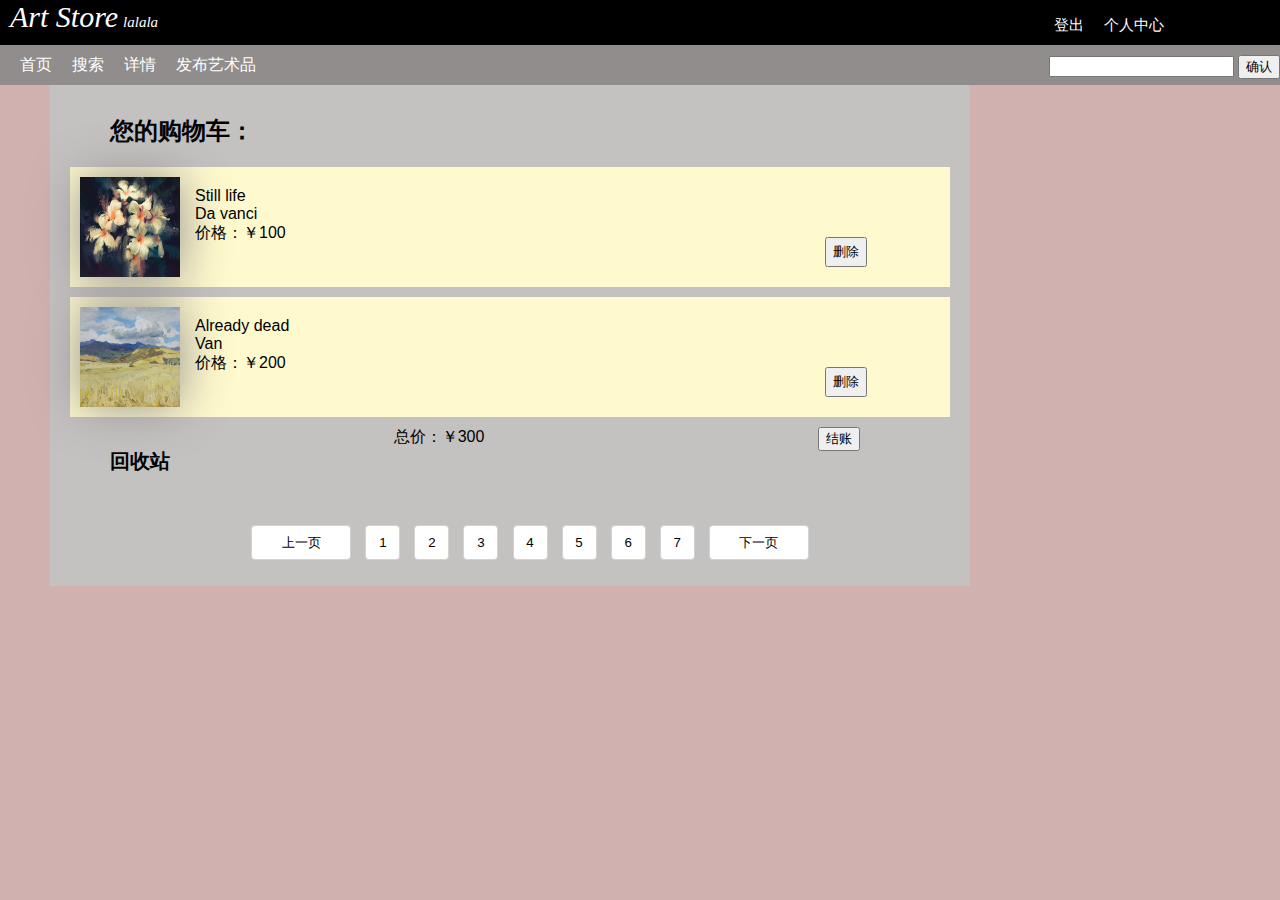
<file: pj1/html/shoppingcart.html>
<!DOCTYPE html>
<html lang="en">

<head>
    <link rel="stylesheet" type="text/css" href="..\css\shoppingcart.css">
    <meta charset="UTF-8">
    <meta name="viewport" content="width=device-width, initial-scale=1.0">
    <meta http-equiv="X-UA-Compatible" content="ie=edge">
    <title>Document</title>
</head>

<body>
    <header>
        <nav>
            Art Store<span>lalala</span>
        </nav>
        <div class="nav_a">
            <a href="personal2.html">个人中心</a>
            <a href="index.html">登出</a>
        </div>
    </header>
    <div class="search">
        <a href="index2.html">首页</a>
        <a href="search2.html">搜索</a>
        <a href="description2.html">详情</a>
        <a href="">发布艺术品</a>
        <form>
            <input type="text" id="search" class="search_1">
            <input type="button" value="确认" class="search_1">
        </form>
    </div>
    <section>

        <div class="bg">
            <h2>
                您的购物车：
            </h2>
            <div>
                <div class="item">


                    <img src="..\images\sc1.jpg">
                    <div style="text-align:left;margin-left:5px;padding:10px;width: 120px;">
                        <span class="word">Still life</span>
                        <br>
                        <span class="word">Da vanci</span>
                        <br>
                        <span class="price" style="display:inline">价格：￥100</span>
                    </div>
                    <input class="delete" style="display:inline" type="button" value="删除">

                </div>
                <div class="item">

                    <img src="..\images\sc2.jpg">
                    <div style="text-align:left;margin-left:5px;padding:10px;width: 120px;">

                        <span class="word">Already dead</span>
                        <br>
                        <span class="word">Van</span>
                        <br>
                        <span class="price" style="display:inline">价格：￥200</span>
                    </div>
                    <input class="delete" style="display:inline" type="button" value="删除">

                </div>
                <div class="price1">
                    总价：￥300

                    <input type="button" value="结账" class="pay">
                </div>
                <div class="title">
                    <b>回收站</b>
                </div>
                <div>

                    <div class="item_del">

                        <img src="..\images\sc1.jpg">
                        <div style="text-align:left;margin-left:5px;padding:10px;width: 120px;">

                            <span class="word">Still life</span>
                            <br>
                            <span class="word">Da vanci</span>
                            <br>
                            <div class="price" style="display:inline">价格：￥100</div>
                        </div>
                        <div style="float:left;margin-left:500px;margin-top:60px;">
                            <input class="back_button" style="display:inline" type="button" value="恢复">
                            <input class="del_button" style="display:inline" type="button" value="删除">
                        </div>
                    </div>
                    <div class="item_del">

                        <img src="..\images\sc2.jpg">
                        <div style="text-align:left;margin-left:5px;padding:10px;width: 120px;">
                            <span class="word">Already dead</span>
                            <br>


                            <span class="word">Van</span>
                            <br>
                            <div class="price" style="display:inline">价格：￥200</div>
                        </div>
                        <div style="float:left;margin-left:500px;margin-top:60px;">
                            <input class="back_button" style="display:inline" type="button" value="恢复">
                            <input class="del_button" style="display:inline" type="button" value="删除">
                        </div>
                    </div>

                </div>
                <div style="text-align: center ;margin-top: 50px">
                    <ul>
                        <li class="page_li">
                            <button class="page_btn" style="width:100px">上一页</button>
                        </li>
                        <li class="page_li">
                            <button class="page_btn">1</button>
                        </li>
                        <li class="page_li">
                            <button class="page_btn">2</button>
                        </li>
                        <li class="page_li">
                            <button class="page_btn">3</button>
                        </li>
                        <li class="page_li">
                            <button class="page_btn">4</button>
                        </li>
                        <li class="page_li">
                            <button class="page_btn">5</button>
                        </li>
                        <li class="page_li">
                            <button class="page_btn">6</button>
                        </li>
                        <li class="page_li">
                            <button class="page_btn">7</button>
                        </li>
                        <li class="page_li">
                            <button class="page_btn" style="width:100px">下一页</button>
                        </li>
                    </ul>
                </div>

            </div>
    </section>
    <script src="..\js\shoppingcart.js"></script>
</body>

</html>
</file>
